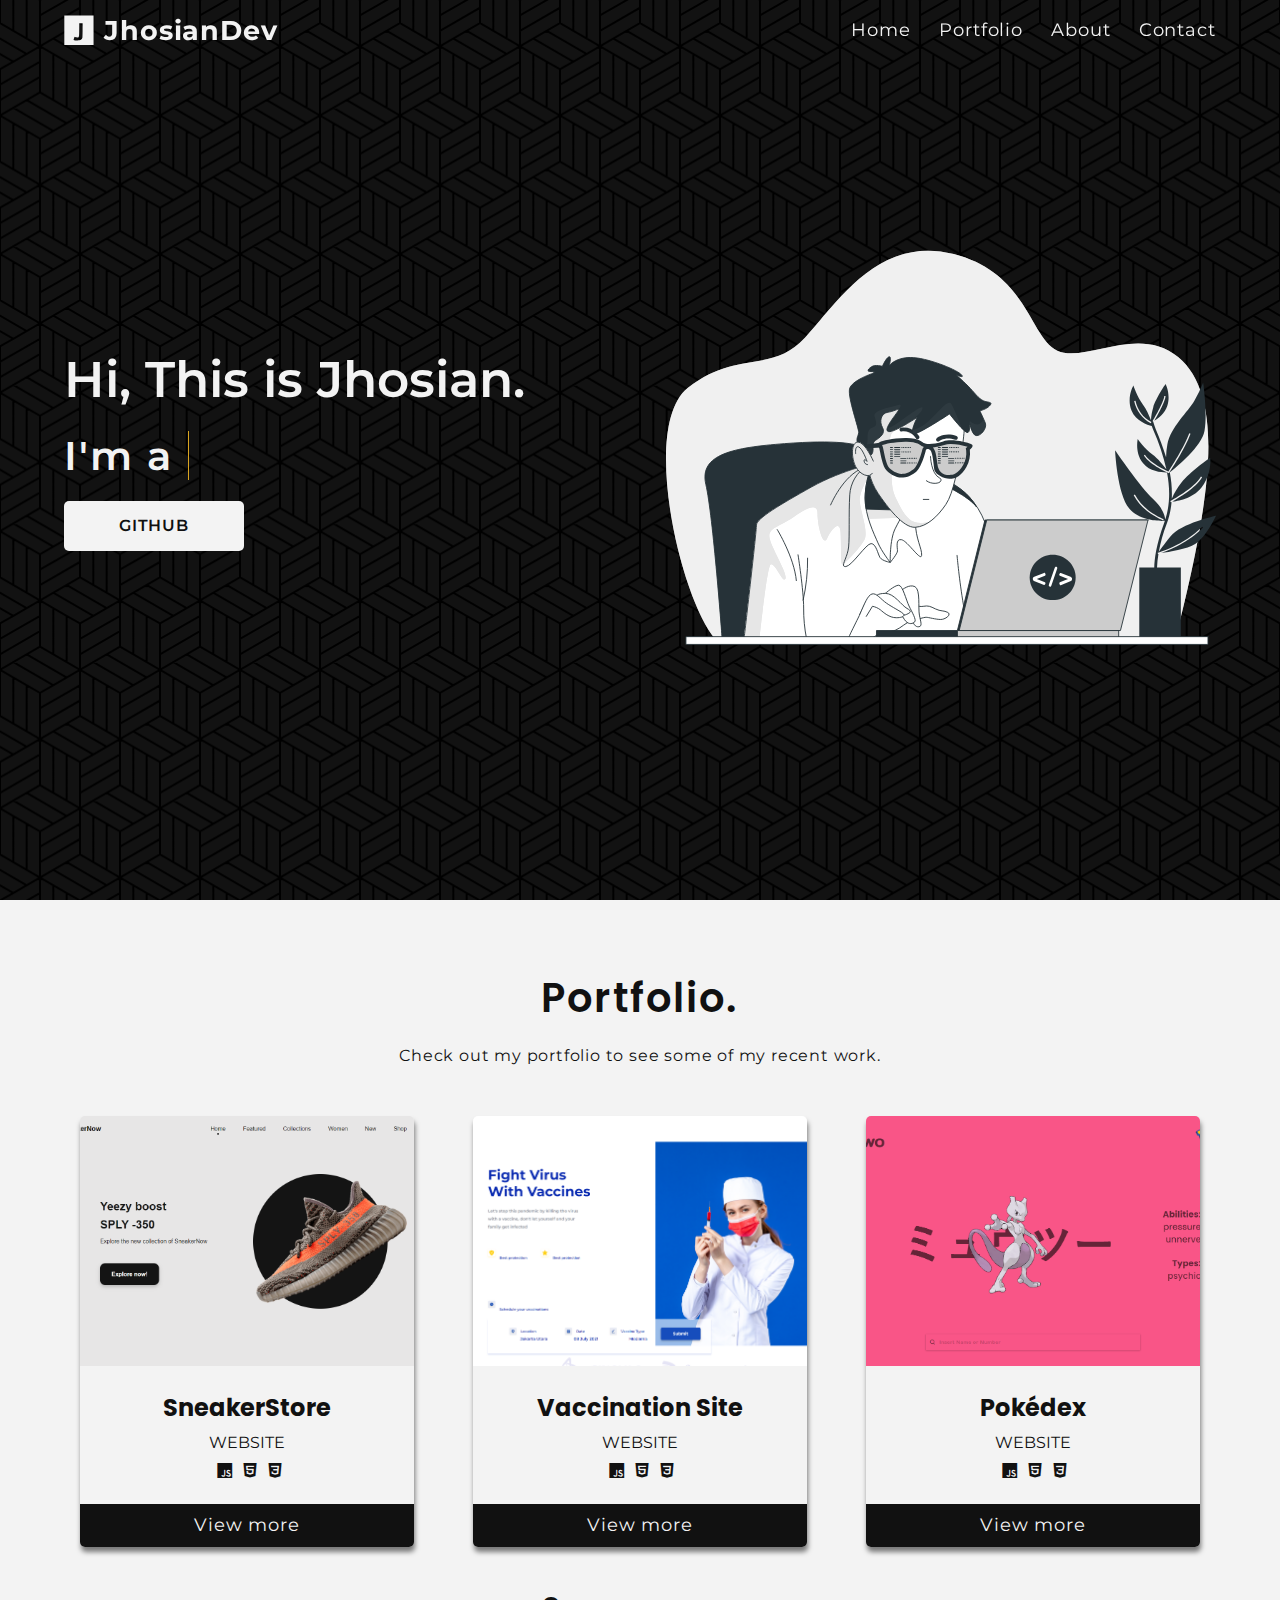
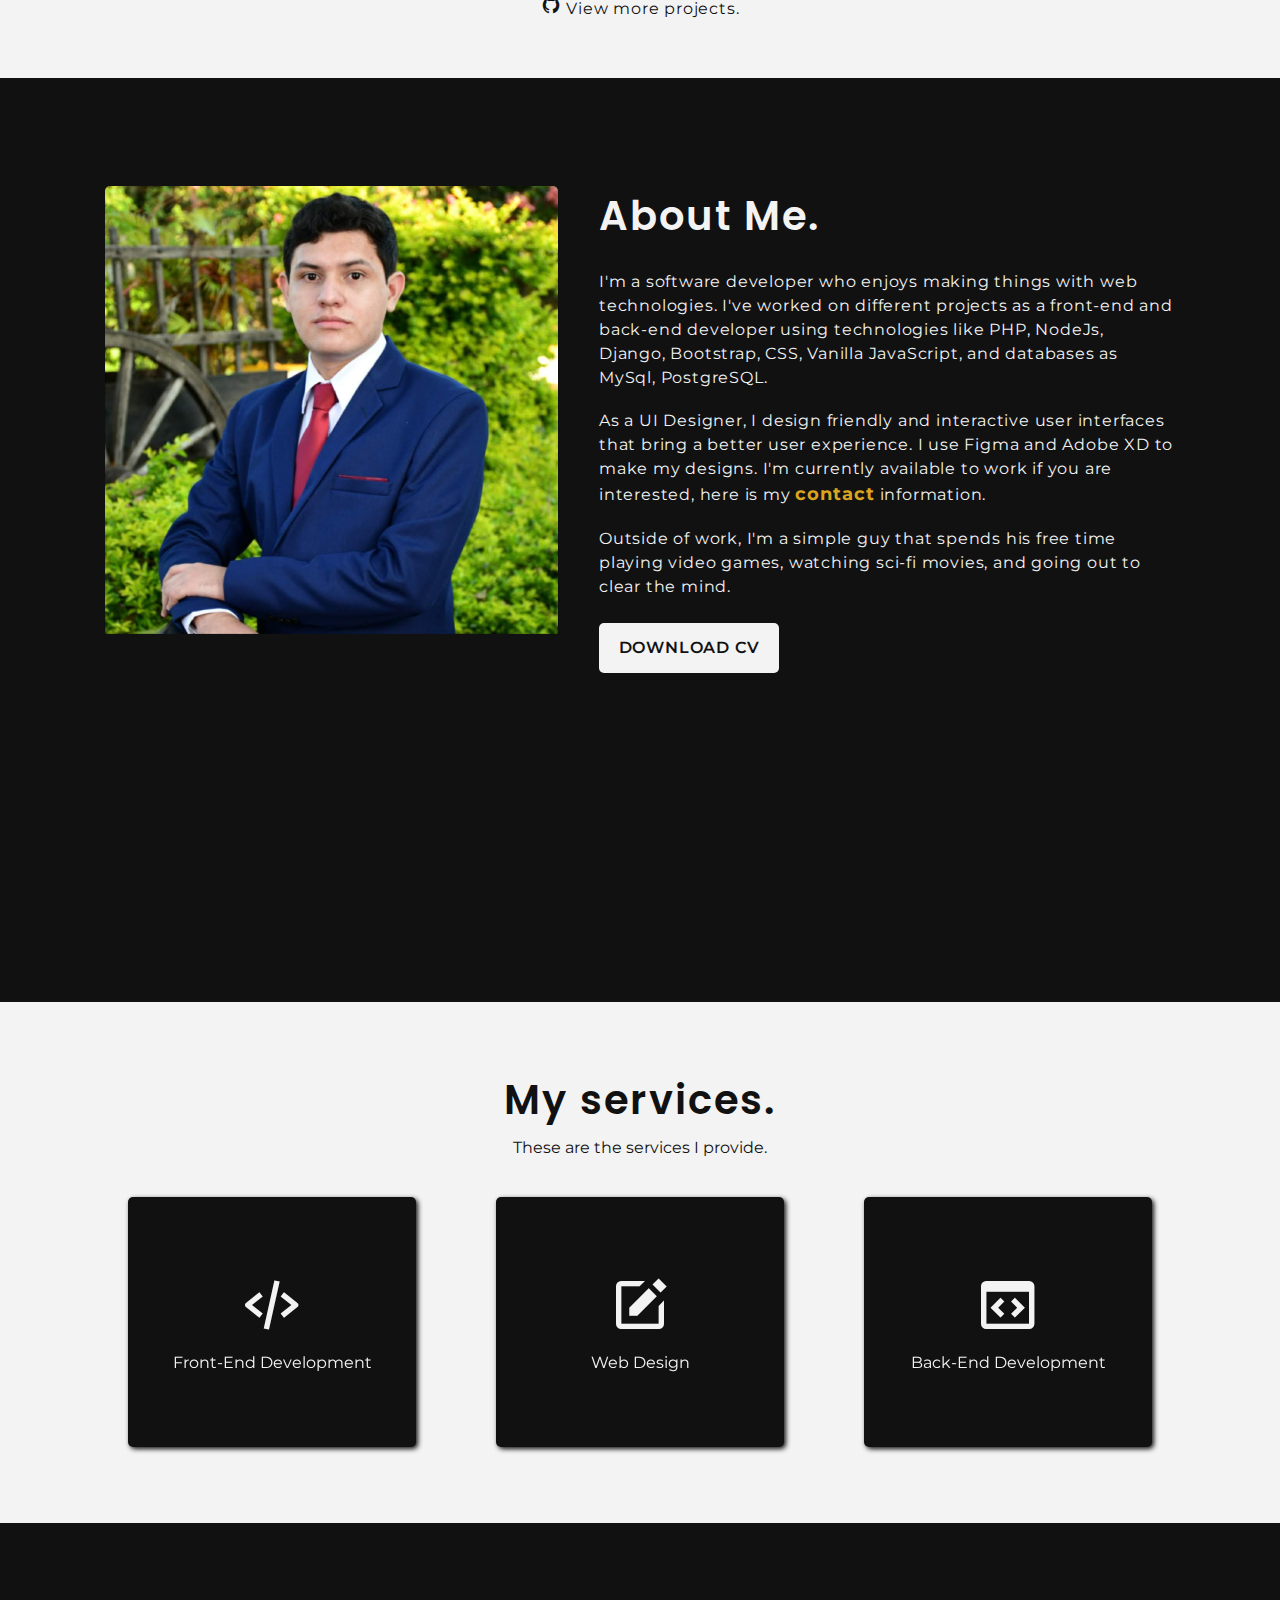
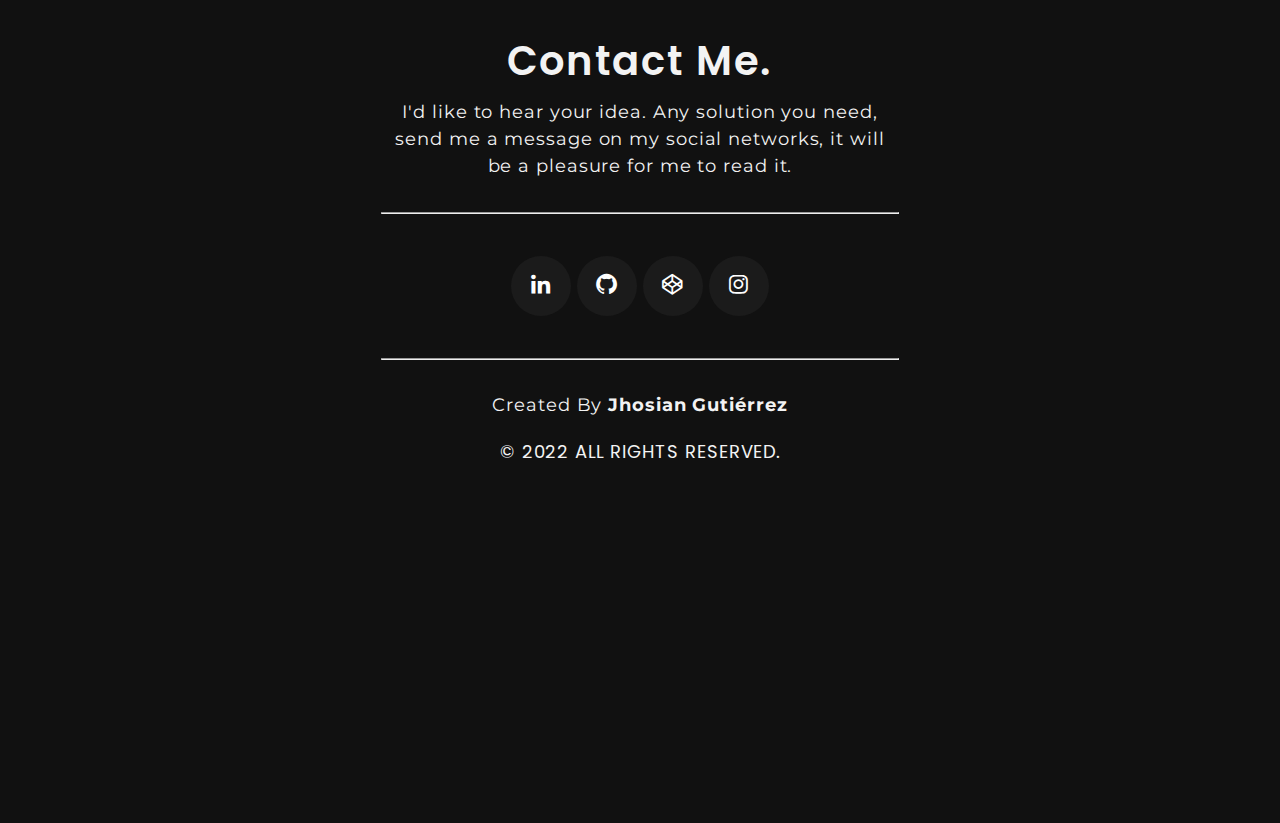
<file: index.html>
<!DOCTYPE html>
<html lang="en">

<head>
	<meta charset="UTF-8">
	<meta http-equiv="X-UA-Compatible" content="IE=edge">
	<meta name="viewport" content="width=device-width, initial-scale=1.0">
	<link rel="icon" type="image/png" sizes="192x192" href="images/favicon/android-chrome-192x192.png">
	<link rel="icon" type="image/png" sizes="32x32" href="images/favicon/favicon-32x32.png">
	<link rel="icon" type="image/png" sizes="16x16" href="images/favicon/favicon-16x16.png">
	<link rel="manifest" href="images/favicon/site.webmanifest">
	<meta name="msapplication-TileColor" content="#111">
	<meta name="theme-color" content="#111">
	<title>Jhosian Gutiérrez | Portfolio</title>
	<link rel="stylesheet" href="styles/styles.css">
	<!-- Boxicons -->
	<link href='https://unpkg.com/boxicons@2.1.1/css/boxicons.min.css' rel='stylesheet'>


</head>

<body>

	<header class="header " id="home">

		<nav class="nav-menu">

			<div class="nav-container">
				<div class="nav-logo">
					<a href="" class="nav-logo-a">
						<img class="logo" src="images/logo.svg" alt="Jhosian logo">
						<h2>JhosianDev</h2>
					</a>
				</div>

				<div class="icon" id="icon">
					<span><i id="menu" class='bx bx-menu-alt-right'></i></span>
				</div>

				<div class="nav-links btn-1" id="nav-links">
					<a href="#home">Home</a>
					<a href="#portfolio">Portfolio</a>
					<a href="#about">About</a>
					<a href="#contact">Contact</a>
				</div>
			</div>
		</nav>

		<div class="container header-hero ">
			<div class="header-text">
				<h1>Hi, This is Jhosian.</h1>


				<div class="header-text-animated">
					<p>I'm a <span class="typed-text"></span><span class="cursor ">&nbsp;</span></p>
				</div>


				<a class="btn" href="https://github.com/JhosianGtZ/" target="_blank">Github</a>
			</div>

			<div class="header-ilustration">
				<img src="images/ilustration.svg" alt="Jhosian Ilustration">
			</div>
		</div>

	</header>

	<section class="portfolio">

		<div class="container" id="portfolio">
			<div class="portfolio-text">
				<h2 class="title">Portfolio.</h2>
				<p>Check out my portfolio to see some of my recent work.</p>
			</div>

			<div class="portfolio-grid">

				<div class="portfolio-card">
					<img src="images/project-images/sneakerstore.png">

					<div class="portfolio-card-text">
						<h3>SneakerStore</h3>
						<p class="portfolio-card-title">WEBSITE</p>
						<div class="card-icons">
							<i class='bx bxl-javascript'></i>
							<i class='bx bxl-html5'></i>
							<i class='bx bxl-css3'></i>
						</div>
					</div>
					<a href="https://github.com/JhosianGtZ/sneakerstore" target="_blank">View more</a>
				</div>


				<div class="portfolio-card">
					<img src="images/project-images/vacc.png">

					<div class="portfolio-card-text">
						<h3>Vaccination Site</h3>
						<p class="portfolio-card-title">WEBSITE</p>
						<div class="card-icons">
							<i class='bx bxl-javascript'></i>
							<i class='bx bxl-html5'></i>
							<i class='bx bxl-css3'></i>
						</div>
					</div>
					<a href="https://github.com/JhosianGtZ/LaunchX-Semana-3-CSS">View more</a>
				</div>

				<div class="portfolio-card">
					<img src="images/project-images/poke.png">

					<div class="portfolio-card-text">
						<h3>Pokédex</h3>
						<p class="portfolio-card-title">WEBSITE</p>
						<div class="card-icons">
							<i class='bx bxl-javascript'></i>
							<i class='bx bxl-html5'></i>
							<i class='bx bxl-css3'></i>
						</div>
					</div>
					<a href="https://github.com/JhosianGtZ/Pokedex">View more</a>
				</div>

			</div>

			<div class="portfolio-text">
				<a href="https://github.com/JhosianGtZ/" target="_blank">
					<p> <i class="bx bxl-github"></i> View more projects.</p>
				</a>
			</div>
		</div>

	</section>

	<section class="about" id="about">

		<div class="container">

			<div class="about-content">

				<div class="about-photo">
					<img src="images/Jhosian.png" alt="Jhosian about-photo ">
				</div>

				<div class="about-text">


					<h2 class="about-title">About Me.</h2>


					<p>I'm a software developer who enjoys making things with web technologies. I've worked on different
						projects as a front-end and back-end developer using technologies like PHP, NodeJs, Django,
						Bootstrap, CSS, Vanilla JavaScript, and databases as MySql, PostgreSQL.
					</p>

					<br>

					<p>
						As a UI Designer, I design friendly and interactive user interfaces that bring a better user
						experience. I use Figma and Adobe XD to make my designs. I'm currently available to work if you
						are interested, here is my <b><a class="about-link" href="#contact">contact</a></b> information.
					</p>

					<br>

					<p>Outside of work, I'm a simple guy that spends his free time playing video games, watching sci-fi
						movies, and going out to clear the mind.</p>

					<div class="about-button">
						<a class="btn" href="images/UI/CV JHOSIAN GUTIERREZ.pdf" target="_blank">DOWNLOAD CV</a>
					</div>

				</div>
			</div>

	</section>

	<section class="services" id="services">
		<div class="container">

			<div class="services-text">
				<h2 class="title">My services.</h2>
				<p>These are the services I provide.</p>
			</div>

			<div class="services-cards">

				<div class="service-card">

					<div class="card-side card-side-front ">
						<div class="card-icon">
							<i class='bx bx-code-alt'></i>
							<p>Front-End Development</p>
						</div>
					</div>

					<div class="card-side card-side-back">
						<div class="card-description">
							<p>I build friendly and interactive websites.
								<br>
								Using CSS, JS, Bootstrap, etc.
							</p>
						</div>
					</div>

				</div>


				<div class="service-card">

					<div class="card-side card-side-front ">
						<div class="card-icon">
							<i class='bx bxs-edit'></i>
							<p>Web Design</p>
						</div>
					</div>

					<div class="card-side card-side-back">
						<div class="card-description">
							<p><br>I build friendly and interactive user interfaces that bring a better user experience.
							</p>
						</div>
					</div>

				</div>

				<div class="service-card">

					<div class="card-side card-side-front ">
						<div class="card-icon">
							<i class='bx bx-code-block'></i>
							<p>Back-End Development</p>
						</div>
					</div>

					<div class="card-side card-side-back">
						<div class="card-description">
							<p><br>I build fast, interactive websites. <br> I use Node JS and Express
								app in Back-End side.</p>
						</div>
					</div>

				</div>

			</div>


		</div>
	</section>

	<section class="contact" id="contact">
		<div class="container">
			<div class="contact-container">

				<div class="contact-info">
					<h2 class="title">Contact Me.</h2>

					<p>I'd like to hear your idea. Any solution you need, send me a message on my social networks,
						it will be a pleasure for me to read it. </p>

					<hr>

					<div class="social-icons">

						<a href="https://www.linkedin.com/in/jhosiangtz/" target="_blank"><i
								class='bx bxl-linkedin'></i></a>

						<a href="https://github.com/JhosianGtZ/" target="_blank"><i class='bx bxl-github'></i></a>

						<a href="https://codepen.io/jhosiangtz" target="_blank"><i class='bx bxl-codepen'></i></a>

						<a href="https://www.instagram.com/_jhosian/" target="_blank"><i
								class='bx bxl-instagram'></i></a>

					</div>

					<hr>

					<p>Created By <b><a class="link" href="#">Jhosian Gutiérrez</a></b> </p>
					<br>
					<p class="copy">&copy; 2022 ALL RIGHTS RESERVED.</p>

				</div>


				<!-- <div class="contact-form">

					<form action="#" class="form">

						<input type="text" name="" id="" placeholder="Name">

						<input type="text" name="" id="" placeholder="Subject">

						<input type="email" name="" id="" placeholder="Email">

						<textarea name="" id="" cols="30" rows="10" placeholder="Message"></textarea>

						<input type="button" value="Send Message">
					</form>

				</div> -->



			</div>
		</div>
	</section>


	<!-- Nav-scroll  -->
	<script src="js/scroll.js"></script>
	<!-- Menu animation -->
	<script src="js/main.js"></script>
</body>

</html>
</file>
<file: styles/styles.css>
/* ----------------------------STYLING-----------------------------------  */

/* Poppins Font and Montserrat Font */
@import url('https://fonts.googleapis.com/css2?family=Montserrat:wght@300;400;600&family=Poppins:wght@300;400;600&display=swap');

:root {
    --black: #111;
    --white: #f3f3f3;
    --gold: #DAA520;
    --montse: 'Montserrat', sans-serif;



}

* {
    margin: 0;
    padding: 0;
    box-sizing: border-box;
    scroll-behavior: smooth;
}

body {
    background-color: var(--black);
    color: var(--white);
    font-family: var(--montse);
}

.container {
    width: 90%;
    max-width: 1440px;
    margin: 0 auto;
    overflow: hidden;
    padding: 60px 0;
}

/* Button  */

.btn {
    display: inline-block;
    width: 180px;
    height: 50px;
    line-height: 50px;
    background-color: var(--white);
    border-radius: 5px;
    text-align: center;
    text-decoration: none;
    font-family: var(--montse);
    font-weight: 600;
    color: var(--black);
    font-size: 16px;
    transition: all .5s ease-in-out;
    text-transform: uppercase;

}


/* Titles */

.title {
    font-family: 'Poppins', sans-serif;
    font-size: 40px;
    font-weight: 600;
    line-height: 150%;
    letter-spacing: 0.05em;
    margin: .5rem 0;
    text-align: center;
}



/* Header */
body{
    background-image: url("data:image/svg+xml,<svg id='patternId' width='100%' height='100%' xmlns='http://www.w3.org/2000/svg'><defs><pattern id='a' patternUnits='userSpaceOnUse' width='40' height='69.282' patternTransform='scale(2) rotate(0)'><rect x='0' y='0' width='100%' height='100%' fill='hsla(0, 0%, 7%, 1)'/><path d='M13.333-3.849v23.094M6.667-15.396l20 11.547M13.333-19.245l20 11.547M20 0v23.094m20-34.641l-6.667 3.849-6.666 3.849L20 0M0-11.547l6.667 3.849 6.666 3.849L20 0m0-23.094l20 11.547v23.094L20 23.094l-6.667-3.849-6.666-3.849L0 11.547v-23.094l6.667-3.849 6.666-3.849zM40-3.769L20 7.698m20-3.849l-16.253 9.384L20 15.396M6.667-7.698v23.094m6.666 50.037v23.094M6.667 53.886l20 11.547M13.333 50.037l20 11.547M20 69.282v23.094m20-34.641l-6.667 3.849-6.666 3.849L20 69.282M0 57.735l6.667 3.849 6.666 3.849L20 69.282m0-23.094l20 11.547v23.094L20 92.376l-6.667-3.849-6.666-3.849L0 80.829V57.735l6.667-3.849 6.666-3.849zm20 19.325L20 76.98m20-3.849L20 84.678M6.667 61.584v23.094m26.666-53.886v23.094m-6.666-34.641l20 11.547M33.333 15.396l20 11.547M40 34.641v23.094m20-34.641l-6.667 3.849-6.666 3.849L40 34.641M20 23.094l6.667 3.849 6.666 3.849L40 34.641m0-23.094l20 11.547v23.094L40 57.735l-6.667-3.849-6.666-3.849L20 46.188V23.094l6.667-3.849 6.666-3.849zm20 19.325L40 42.339m20-3.849L40 50.037M26.667 26.943v23.094M-6.667 30.792v23.094m-6.666-34.641l20 11.547M-6.667 15.396l20 11.547M0 34.641v23.094m20-34.641l-6.667 3.849-6.666 3.849L0 34.641m-20-11.547l6.667 3.849 6.666 3.849L0 34.641m0-23.094l20 11.547v23.094L0 57.735l-6.667-3.849-6.666-3.849L-20 46.188V23.094l6.667-3.849 6.666-3.849zm20 19.325L0 42.339m20-3.849L0 50.037m-13.333-23.094v23.094'  stroke-width='1' stroke='hsla(0, 0%, 0%, 1)' fill='none'/></pattern></defs><rect width='800%' height='800%' transform='translate(0,0)' fill='url(%23a)'/></svg>");
    background-position: center;
    background-size: cover;
    background-attachment: fixed;
}

/* menu */
.icon {
    display: none;
    font-size: 30px;
}

.bx-x {
    color: var(--primary);
}

.icon i {
    font-size: 40px;
}


/* Nav */

.nav-menu {
    position: fixed;
    width: 100%;
    margin: 0;
    height: 60px;
    z-index: 1;
    transition: all .5s ease-in-out;
}

.nav-solid {
    background-color: #000;
}

.nav-container {
    display: flex;
    align-items: center;
    justify-content: space-between;
    margin: 0 auto;
    width: 90%;
    height: 60px;

}

.nav-logo-a {
    display: flex;
    align-items: center;
    text-decoration: none;
    color: var(--white);

}

.nav-logo-a h2 {
    margin-left: 10px;
}


.nav-links a {

    display: inline-block;
    height: 30px;
    line-height: 30px;
    margin-left: 1.5rem;
    text-decoration: none;
    color: var(--white);
    border-bottom: 1px solid transparent;
    text-align: center;
    font-size: 18px;
    letter-spacing: 0.05em;

}

.header-hero {
    display: flex;
    align-items: center;
    justify-content: space-between;
    height: 100vh;
}


.header-text {
    width: 45%;
    display: grid;
    grid-template-columns: 1;
    grid-template-rows: 3;
    grid-gap: 1.3rem;

}


.header-text h1 {
    font-family: 'Poppins'sans-serif;
    font-weight: 600;
    font-size: 50px;

}

.header-text h3 {
    display: inline-block;
    font-family: var(--montse);
    font-style: normal;
    font-weight: normal;
    font-size: 30px;
    line-height: 150%;
    letter-spacing: 0.05em;

}



.header-text-animated p {
    font-family: var(--montse);
    font-size: 40px;
    font-weight: 600;
    letter-spacing: 0.05em;
    overflow: hidden;
}

.header-text-animated p span.typed-text {
    font-weight: 400;
    color: var(--gold);
}

.header-text-animated p span.cursor {
    display: inline-block;
    background-color: var(--gold);
    margin-left: 0.1rem;
    width: 1px;
    animation: blink 1s infinite;
}

.header-text-animated p span.cursor.typing {
    animation: none;
}

/* BLINK ANIMATION */
@keyframes blink {
    0% {
        background-color: var(--gold);
    }

    49% {
        background-color: var(--gold);
    }

    50% {
        background-color: transparent;
    }

    99% {
        background-color: transparent;
    }

    100% {
        background-color: var(--gold);
    }
}



.header-ilustration {
    width: 45%;
    margin-right: 2rem;
}

.header-ilustration img {
    width: 550px;
    height: 550px;
}

/* HEADER ANIMATIONS */

.nav-logo-a:hover {
    opacity: .5;
    transition: all .5s ease-in-out;
}

.nav-links a:hover {
    opacity: .7;
    border-bottom: 1px solid var(--white);
    transition: all .5s ease-in-out;
}

.btn:hover {
    color: var(--white);
    border: 1px solid var(--white);
    background-color: transparent;
}


/* PORTFOLIO STYLING */

.portfolio {
    width: 100%;
    margin: 0 auto;
    background-color: #f3f3f3;
    color: var(--black);
}

.portfolio-grid {
    display: flex;
    justify-content: space-between;
    flex-wrap: wrap;
    width: 100%;
}


.portfolio-text {
    text-align: center;
}

.portfolio-text p {
    font-family: var(--montse);
    font-size: 16px;
    line-height: 150%;
    letter-spacing: 0.05em;
    margin: 1rem 0;
}

portfolio-card-title {
    font-family: var(--montse);
    font-size: 16px;
    line-height: 150%;
    letter-spacing: 0.05em;
    margin: 1rem 0;
}

.portfolio-text a {
    display: inline-block;
    height: 20px;
    line-height: 20px;
    text-decoration: none;
    color: var(--black);
    transition: all .5s ease-in-out;
}

.portfolio-text i {
    font-size: 20px;
}


.portfolio-card {
    display: flex;
    flex-direction: column;
    justify-content: space-between;
    align-items: center;
    width: 29%;
    overflow: hidden;
    margin: 2rem 1rem;
    box-shadow: 1px 5px 5px 0 rgba(0, 0, 0, .5);
    transition: all .5s ease-in-out;
    border-radius: 5px;
}

.portfolio-card img {
    width: 100%;
    height: 250px;
    object-fit: cover;
    transition: all .5s ease-out;
}

.portfolio-card-text {
    margin: 1.2rem 0;
    text-align: center;
    margin: 1rem 0;
}

.portfolio-card-text h3 {
    font-family: 'Poppins', sans-serif;
    font-size: 24px;
    padding: .5rem;
}

.portfolio-card a {
    display: inline-block;
    border: none;
    outline: 0;
    padding: 0.5rem;
    color: var(--white);
    background-color: var(--black);
    text-decoration: none;
    text-align: center;
    width: 100%;
}

.card-icons {
    margin: .5rem 0;
    justify-content: center;
    align-items: center;
    display: flex;
    font-size: 20px;

}

.card-icons i {
    margin-left: 5px;
}

/* Portfolio animations */

.portfolio-text a:hover {
    opacity: 0.8;
}

.portfolio-card img:hover {
    transform: scale(1.1);
}

.portfolio-card:hover {
    transform: translateY(-10px);
}

.portfolio-card a:hover {
    opacity: .9;
}


/* ABOUT STYLING */

.about {
    background-image: url("data:image/svg+xml,<svg id='patternId' width='100%' height='100%' xmlns='http://www.w3.org/2000/svg'><defs><pattern id='a' patternUnits='userSpaceOnUse' width='40' height='69.282' patternTransform='scale(2) rotate(0)'><rect x='0' y='0' width='100%' height='100%' fill='hsla(0, 0%, 7%, 1)'/><path d='M13.333-3.849v23.094M6.667-15.396l20 11.547M13.333-19.245l20 11.547M20 0v23.094m20-34.641l-6.667 3.849-6.666 3.849L20 0M0-11.547l6.667 3.849 6.666 3.849L20 0m0-23.094l20 11.547v23.094L20 23.094l-6.667-3.849-6.666-3.849L0 11.547v-23.094l6.667-3.849 6.666-3.849zM40-3.769L20 7.698m20-3.849l-16.253 9.384L20 15.396M6.667-7.698v23.094m6.666 50.037v23.094M6.667 53.886l20 11.547M13.333 50.037l20 11.547M20 69.282v23.094m20-34.641l-6.667 3.849-6.666 3.849L20 69.282M0 57.735l6.667 3.849 6.666 3.849L20 69.282m0-23.094l20 11.547v23.094L20 92.376l-6.667-3.849-6.666-3.849L0 80.829V57.735l6.667-3.849 6.666-3.849zm20 19.325L20 76.98m20-3.849L20 84.678M6.667 61.584v23.094m26.666-53.886v23.094m-6.666-34.641l20 11.547M33.333 15.396l20 11.547M40 34.641v23.094m20-34.641l-6.667 3.849-6.666 3.849L40 34.641M20 23.094l6.667 3.849 6.666 3.849L40 34.641m0-23.094l20 11.547v23.094L40 57.735l-6.667-3.849-6.666-3.849L20 46.188V23.094l6.667-3.849 6.666-3.849zm20 19.325L40 42.339m20-3.849L40 50.037M26.667 26.943v23.094M-6.667 30.792v23.094m-6.666-34.641l20 11.547M-6.667 15.396l20 11.547M0 34.641v23.094m20-34.641l-6.667 3.849-6.666 3.849L0 34.641m-20-11.547l6.667 3.849 6.666 3.849L0 34.641m0-23.094l20 11.547v23.094L0 57.735l-6.667-3.849-6.666-3.849L-20 46.188V23.094l6.667-3.849 6.666-3.849zm20 19.325L0 42.339m20-3.849L0 50.037m-13.333-23.094v23.094'  stroke-width='1' stroke='hsla(0, 0%, 0%, 1)' fill='none'/></pattern></defs><rect width='800%' height='800%' transform='translate(0,0)' fill='url(%23a)'/></svg>");
    background-position: center;
    background-size: cover;
    background-attachment: fixed;
    margin-top: 1.5rem;
    height: 100vh;
}


.about-content {

    margin: 0 auto;
    display: flex;
    justify-content: space-evenly;
    align-items: flex-start;
}


.about-text {
    display: flex;
    flex-direction: column;
    justify-content: space-between;
    width: 50%;
}

.about-title {
    font-family: 'Poppins', sans-serif;
    font-size: 40px;
    font-weight: 600;
    line-height: 150%;
    letter-spacing: 0.05em;
    margin: 1.5rem 0;
}

.about-text p {
    font-family: var(--montse);
    font-weight: normal;
    font-size: 16px;
    line-height: 150%;
    letter-spacing: 0.05em;
    text-align: left;
}

.about-link {
    color: var(--gold);
}

.about-button {
    margin-top: 1.5rem;
}

.about-photo {

    overflow: hidden;
    margin-top: 1.5rem;
    border-radius: 5px;
    height: 450px;
}

.about-photo img {
    width: 100%;
    object-fit: cover;
}


/* SERVICES STYLING */

.services {
    background-color: var(--white);
    color: var(--black);
    position: relative;
}

.services-text {
    text-align: center;
    margin-bottom: 1.5rem;
}

.services-cards {

    display: flex;
    justify-content: space-evenly;
    flex-wrap: nowrap;
    width: 100%;
    margin-top: 1rem;

}

.service-card {

    background-color: var(--black);
    width: 25%;
    height: 15.625rem;
    position: relative;
    border-radius: 5px;
    box-shadow: 2px 2px 5px var(--black);
    cursor: pointer;
    perspective: 150rem;
    margin: 1rem 1rem;

}

.card-side {
    display: flex;
    justify-content: center;
    align-items: center;
    position: absolute;
    top: 0;
    left: 0;
    width: 100%;
    height: 15.625rem;
    backface-visibility: hidden;
    transition: all 0.6s ease;
    border-radius: 5px;
}

.card-side-front {
    color: var(--white);
}

.card-side-back {
    background-color: var(--white);
    color: var(--black);
    transform: rotateY(180deg);
}

.card-icon {
    text-align: center;

}

.card-icon i {
    padding-bottom: 1rem;
    font-size: 4rem;
}

.card-description {
    padding: 0 2rem;
}

.card-description p {
    font-weight: var(--montse);
    letter-spacing: 0.05em;
    line-height: 2rem;
    text-align: center;

}

/* ANIMATIONS */

.service-card:hover .card-side-front {
    transform: rotateY(180deg);
}

.service-card:hover .card-side-back {
    transform: rotate(0);
}

/* CONTACT SECTION */
.contact {
    background-image: url("data:image/svg+xml,<svg id='patternId' width='100%' height='100%' xmlns='http://www.w3.org/2000/svg'><defs><pattern id='a' patternUnits='userSpaceOnUse' width='40' height='69.282' patternTransform='scale(2) rotate(0)'><rect x='0' y='0' width='100%' height='100%' fill='hsla(0, 0%, 7%, 1)'/><path d='M13.333-3.849v23.094M6.667-15.396l20 11.547M13.333-19.245l20 11.547M20 0v23.094m20-34.641l-6.667 3.849-6.666 3.849L20 0M0-11.547l6.667 3.849 6.666 3.849L20 0m0-23.094l20 11.547v23.094L20 23.094l-6.667-3.849-6.666-3.849L0 11.547v-23.094l6.667-3.849 6.666-3.849zM40-3.769L20 7.698m20-3.849l-16.253 9.384L20 15.396M6.667-7.698v23.094m6.666 50.037v23.094M6.667 53.886l20 11.547M13.333 50.037l20 11.547M20 69.282v23.094m20-34.641l-6.667 3.849-6.666 3.849L20 69.282M0 57.735l6.667 3.849 6.666 3.849L20 69.282m0-23.094l20 11.547v23.094L20 92.376l-6.667-3.849-6.666-3.849L0 80.829V57.735l6.667-3.849 6.666-3.849zm20 19.325L20 76.98m20-3.849L20 84.678M6.667 61.584v23.094m26.666-53.886v23.094m-6.666-34.641l20 11.547M33.333 15.396l20 11.547M40 34.641v23.094m20-34.641l-6.667 3.849-6.666 3.849L40 34.641M20 23.094l6.667 3.849 6.666 3.849L40 34.641m0-23.094l20 11.547v23.094L40 57.735l-6.667-3.849-6.666-3.849L20 46.188V23.094l6.667-3.849 6.666-3.849zm20 19.325L40 42.339m20-3.849L40 50.037M26.667 26.943v23.094M-6.667 30.792v23.094m-6.666-34.641l20 11.547M-6.667 15.396l20 11.547M0 34.641v23.094m20-34.641l-6.667 3.849-6.666 3.849L0 34.641m-20-11.547l6.667 3.849 6.666 3.849L0 34.641m0-23.094l20 11.547v23.094L0 57.735l-6.667-3.849-6.666-3.849L-20 46.188V23.094l6.667-3.849 6.666-3.849zm20 19.325L0 42.339m20-3.849L0 50.037m-13.333-23.094v23.094'  stroke-width='1' stroke='hsla(0, 0%, 0%, 1)' fill='none'/></pattern></defs><rect width='800%' height='800%' transform='translate(0,0)' fill='url(%23a)'/></svg>");
    background-position: center;
    background-size: cover;
    background-attachment: fixed;

    height: 100vh;
}

.contact-title {
    text-align: center;
}

.contact-container {
    display: flex;
    justify-content: space-evenly;
    align-items: center;
    margin-top: 2.5rem;
}

.contact-form {
    width: 40%;
}

.form {

    display: flex;
    flex-direction: column;
    justify-content: center;
    align-items: center;
    width: 100%;
    border-radius: 5px;
}

.form input,
button,
textarea {
    font-family: 'Poppins'sans-serif;
    font-size: 16px;
    padding: 10px;
    margin-bottom: 1rem;
    width: 100%;
    background-color: transparent;
    border: 1px solid transparent;
    border-bottom: 1px solid #f3f3f3f3;
    outline: none;
    transition: all .5s ease-in-out;
    color: #999;

}

.form input[type="button"],
button {

    background-color: var(--white);
    border-radius: 5px;
    color: var(--black);

    font-family: var(--montse);
    font-weight: 600;
    font-size: 18px;
    cursor: pointer;
    transition: all .5s ease-in-out;
}

textarea {
    resize: none;
}


.form input[type="text"]:hover,
input[type="email"]:hover,
textarea:hover {
    border: 1px solid #f3f3f3;
    color: var(--white);
    background-color: rgba(17, 17, 17, .9);
}

.form input[type="text"]:active,
input[type="email"]:active,
textarea:active {
    border: 1px solid #f3f3f3;
    color: var(--white);
    background-color: rgba(17, 17, 17, .9);
}


.contact-info {
    display: flex;
    flex-direction: column;
    align-items: center;
    width: 45%;


}

.contact-info p,
a {
    color: var(--white);
    text-decoration: none;
    text-align: center;
    font-size: 18px;
    line-height: 150%;
    letter-spacing: 0.05em;
}

.copy {
    font-family: 'Poppins', sans-serif;
}

hr {
    width: 100%;
    margin: 2rem 0;
}

.social-icons {
    display: flex;
    justify-content: space-evenly;
    align-items: center;

}

.social-icons a {
    position: relative;
    display: inline-block;
    height: 60px;
    width: 60px;
    margin: 10px 3px;
    line-height: 60px;
    text-align: center;
    font-size: 25px;
    border-radius: 50%;
    color: #fff;
    background-color: rgb(27, 27, 27);
    cursor: pointer;
    transition: all .2s ease-in-out;
}


/* CONTACT Animations  */

.contact-info a:hover {
    opacity: .5;
}


.social-icons a:hover {
    background-color: #f3f3f3;
    color: var(--black);
    border: 1px solid var(--white);
    opacity: 1;
}



input[type="button"]:hover,
button:hover {
    color: var(--white);
    background-color: transparent;
    border: 1px solid var(--white);

}

/* Articles */


.articles {
    background-color: #111;
    padding: 40px 30px;
}
.article-image {
    width: 100%;
    margin-bottom: 1rem;
    
}
.article-image img {
    width: 100%;
    height: 400px;
    object-fit: cover;
    
}

.article-title {
    display: flex;
    justify-content: space-between;
    align-items: center;
}

.article-title h1 {
    display: inline-block;
    font-size: 25px;
    color: var(--gold);
    font-family: 'Poppins', sans-serif;
    margin-bottom: 1rem;
}

.article-title p {
    display: inline-block;
    height: 40px;
    line-height: 40px;
    font-size: 18px;
    font-family: 'Poppins', sans-serif;
    border-top: 1px solid var(--gold);
    border-bottom: 1px solid var(--gold);
    margin-bottom: 2rem;
}

.article-text {
    font-size: 1.2rem;
    text-align: justify;
    line-height: 30px;
    margin-bottom: 2rem;
}

@media screen and (max-width:500px) {
    .article {
        text-align: center;
    }

    .article-title h1 {
        font-size: 2rem;
    }

    .article-text {
        text-align: center;
    }

    .article-btn {
        width: 100%;
    }
}


@media screen and (max-width:450px) {
    .article-title h1 {
        font-size: 1.5rem;
    }
}   

/* Scrollbar */

body::-webkit-scrollbar {
    width: 6px;
    /* width of the entire scrollbar */
}

body::-webkit-scrollbar-track {
    background: #111;
    /* color of the tracking area */
}

body::-webkit-scrollbar-thumb {
    background-color: #ccc;
    /* color of the scroll thumb */
    border-radius: 20px;
    /* roundness of the scroll thumb */
    border: none;
}



/* ----------------------------RESPONSIVE DESIGN-----------------------------------  */

@media screen and (max-width: 1200px) and (min-width:1024px) {

    /* Header Styling */
    .header-ilustration img {
        width: 450px;
        height: 450px;
        margin-right: 0;
    }

    /* Portfolio Styling */

    .portfolio-card {
        width: 29%;
    }

    .portfolio-card img {
        height: 200px;
    }


    /* About Styling */

    .about-text {
        width: 40%;
    }

    .about-photo img {
        height: 90%;
    }

    /* Services Styling */

    .service-card {
        width: 30%;
    }

}

@media screen and (max-width: 1144px) {

    .header-text h1 {
        font-size: 45px;
    }

    .header-text-animated p {
        font-size: 35px;
    }

}


@media screen and (max-width: 1023px) and (min-width:687px) {

    /* Header tablet  */

    .container {
        display: flex;
        justify-content: space-evenly;
        align-items: center;


    }


    .header-hero {


        display: flex;
        flex-direction: column-reverse;
        margin: 0 auto;
    }

    .header-text {
        text-align: center;
        width: 90%;
        margin: 0 auto;
    }

    .header-ilustration {

        width: 90%;
        margin: 0 auto;
    }

    .header-ilustration img {
        width: 100%;
    }

    .btn {
        margin: 0 auto;
    }


    /* PORTFOLIO STYLING tablet */

    .portfolio .container {

        display: flex;
        justify-content: center;
        align-items: center;
        flex-direction: column;


    }

    .portfolio-grid {
        display: flex;
        justify-content: center;
        flex-wrap: wrap;

    }

    .portfolio-card {
        width: 80%;
    }

    /*  About Styling tablet */

    .about {
        height: auto;
    }

    .about-content {

        display: flex;
        justify-content: center;
        align-items: center;
        flex-wrap: wrap;
        flex-direction: column;
        margin: 0;
        margin-bottom: 2rem;

    }

    .about-text {
        text-align: center;
        width: 100%;
    }

    .about-text p {
        text-align: center;
    }

    .about-photo {
        width: 80%;
    }

    /*  Serviced Styling tablet */

    .services .container {
        flex-direction: column;
    }

    .services-cards {
        flex-direction: column;
        justify-content: center;
        align-items: center;
    }

    .service-card {
        width: 70%;
    }

    .card-icon i {
        font-size: 6rem;
    }

    /*  Contact Styling tablet */

    .contact .container {
        flex-direction: column;
    }

    .contact-container {
        align-items: center;
        justify-content: center;
        flex-direction: column-reverse;
    }


    .contact-form {
        width: 90%;
    }


    .contact-form input,
    textarea {

        border: 1px solid var(--white);
    }

    .contact-info {
        width: 90%;

    }


}

@media screen and (max-width: 700px) {



    .icon {
        display: flex;
        justify-content: center;
        height: 100%;
        font-size: 35px;
        align-items: center;
        text-align: center;
        cursor: pointer;
        padding: 10px;
        z-index: 100;

    }

    .nav-links {
        display: flex;
        flex-direction: column;
        z-index: 210;
        justify-content: space-evenly;
        align-items: center;
        text-align: center;

        position: fixed;
        margin-right: 0;
        margin-top: 60px;

        height: 100vh;
        width: 100%;

        top: 0;
        right: 0;

        background-color: #000000;
        transition: all 1s ease;
    }

    .nav-links a {
        font-weight: bolder;
        font-size: 30px;
        margin: -5rem;
        border-bottom: 1px solid transparent;
    }

    .btn-1 {

        -webkit-clip-path: circle(0% at 100% 0%);
        clip-path: circle(0% at 100% 0%);
    }

    .btn-2 {
        -webkit-clip-path: circle(150% at 100% 0%);
        clip-path: circle(150% at 100% 0%);
    }


}



@media screen and (max-width: 686px) {
    /* Header tablet  */

    .container {
        display: flex;

        align-items: center;

    }


    .header-hero {


        display: flex;
        flex-direction: column-reverse;
        margin: 0 auto;
    }

    .header-text {
        text-align: center;
        width: 90%;
        margin: 0 auto;
    }

    .header-text h1 {
        font-size: 50px;
    }

    .header-ilustration {

        width: 90%;
        margin: 0 auto;
    }

    .header-ilustration img {
        width: 100%;
    }

    .btn {
        margin: 0 auto;
    }


    /* PORTFOLIO STYLING tablet */

    .portfolio .container {

        display: flex;
        justify-content: center;
        align-items: center;
        flex-direction: column;


    }

    .portfolio-grid {
        display: flex;
        justify-content: center;
        flex-wrap: wrap;

    }

    .portfolio-card {
        width: 80%;
    }

    /*  About Styling tablet */

    .about {
        height: auto;
    }

    .about-content {

        display: flex;
        justify-content: center;
        align-items: center;
        flex-wrap: wrap;
        flex-direction: column;
        margin: 0;
        margin-bottom: 2rem;

    }

    .about-text {
        text-align: center;
        width: 100%;
    }

    .about-text p {
        text-align: center;
    }

    .about-photo {
        width: 80%;
    }

    /*  Serviced Styling tablet */

    .services .container {
        flex-direction: column;
    }

    .services-cards {
        flex-direction: column;
        justify-content: center;
        align-items: center;
    }

    .service-card {
        width: 70%;
    }

    .card-icon i {
        font-size: 6rem;
    }

    /*  Contact Styling tablet */

    .contact .container {
        flex-direction: column;
    }

    .contact-container {
        align-items: center;
        justify-content: center;
        flex-direction: column-reverse;
    }


    .contact-form {
        width: 90%;
    }


    .contact-form input,
    textarea {

        border: 1px solid var(--white);
    }

    .contact-info {
        width: 90%;

    }
}


@media screen and (max-width: 572px) {
    .header-text h1 {
        font-size: 40px;
    }

    .header-text-animated p {
        font-size: 30px;
    }

    .header-ilustration {
        height: 500px;
    }

    .title {
        font-size: 35px;
    }

    .about-title {
        font-size: 35px;
    }
}


@media screen and (max-width: 457px) {

    .nav-logo-a h2 {
        font-size: 25px;
    }

    .header-text h1 {
        font-size: 35px;
        margin-bottom: 0;
    }

    .header-text-animated p {
        font-size: 25px;
    }

    .header-ilustration {
        height: 450px;
    }

    .title {
        font-size: 30px;
    }

    /* Portfolio */

    .portfolio-card {
        width: 90%;
    }

    .portfolio-text p {
        text-align: center;
        font-size: 14px;
    }

    /* About */

    .about-photo {
        height: auto;
    }

    .about-photo img {
        border-radius: 5px;
    }

    .about-text p {
        font-size: 13px;
    }

    /* Service */

    .services-text p {
        font-size: 13px;
    }

    .service-card {
        width: 90%;
    }

    /* Contact */

    .contact-info p {
        font-size: 14px;
    }

    /* Typing responsive */



}


@media screen and (max-width: 405px) {



    .header-text h1 {
        font-size: 30px;
        margin-bottom: 0;
    }

    .header-text-animated p {
        font-size: 20px;
    }

    .header-ilustration {
        height: 400px;
    }

    /* Portfolo  */
    .portfolio-text p {
        font-size: 13px;
    }


}

/* small and medium mobile */

@media screen and (max-width: 375px) {

    h2 {
        font-size: 25px;
    }

    .header-text h1 {
        font-size: 30px;
    }

    .header-text-animated p {
        font-size: 20px;
    }


    .portfolio-text p {
        text-align: center;
    }


}
</file>
